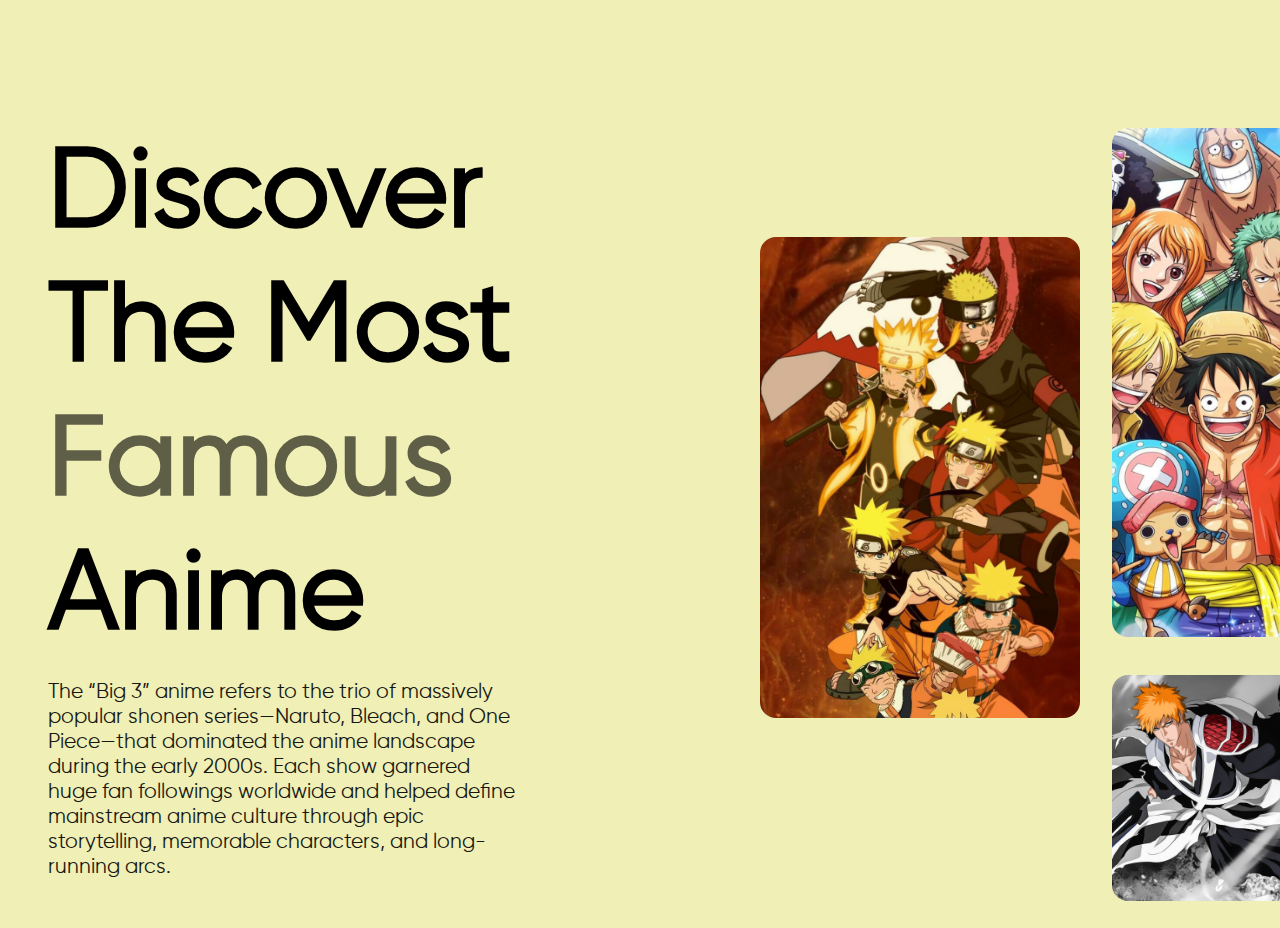
<file: Responsive Website Project - 3/index.html>
<!DOCTYPE html>
<html lang="en">
<head>
    <meta charset="UTF-8">
    <meta name="viewport" content="width=device-width, initial-scale=1.0">
    <title>CSS Grid Project</title>
    <link rel="stylesheet" href="style.css">
</head>
<body>
    <main>

        <section class="view-1">
            <div class="top">
                <h1>Discover The Most <span>Famous</span> Anime</h1>

                <p>The “Big 3” anime refers to the trio of massively popular shonen series—Naruto, Bleach, and One Piece—that dominated the anime landscape during the early 2000s. Each show garnered huge fan followings worldwide and helped define mainstream anime culture through epic storytelling, memorable characters, and long-running arcs.</p>
            </div>

            <div class="bottom">
                
                <div class="images">
                  <div class="img-a">
                    <img src="asset/Naruto.jpg" alt="">
                </div>
                  <div class="img-b">
                    <img src="asset/One Piece.jpg" alt="">
                </div>
                  <div class="img-c">
                    <img src="asset/Bleach.jpg" alt="">
                </div>
                </div> 
            </div>
        </section>

    </main>
</body>
</html>
</file>
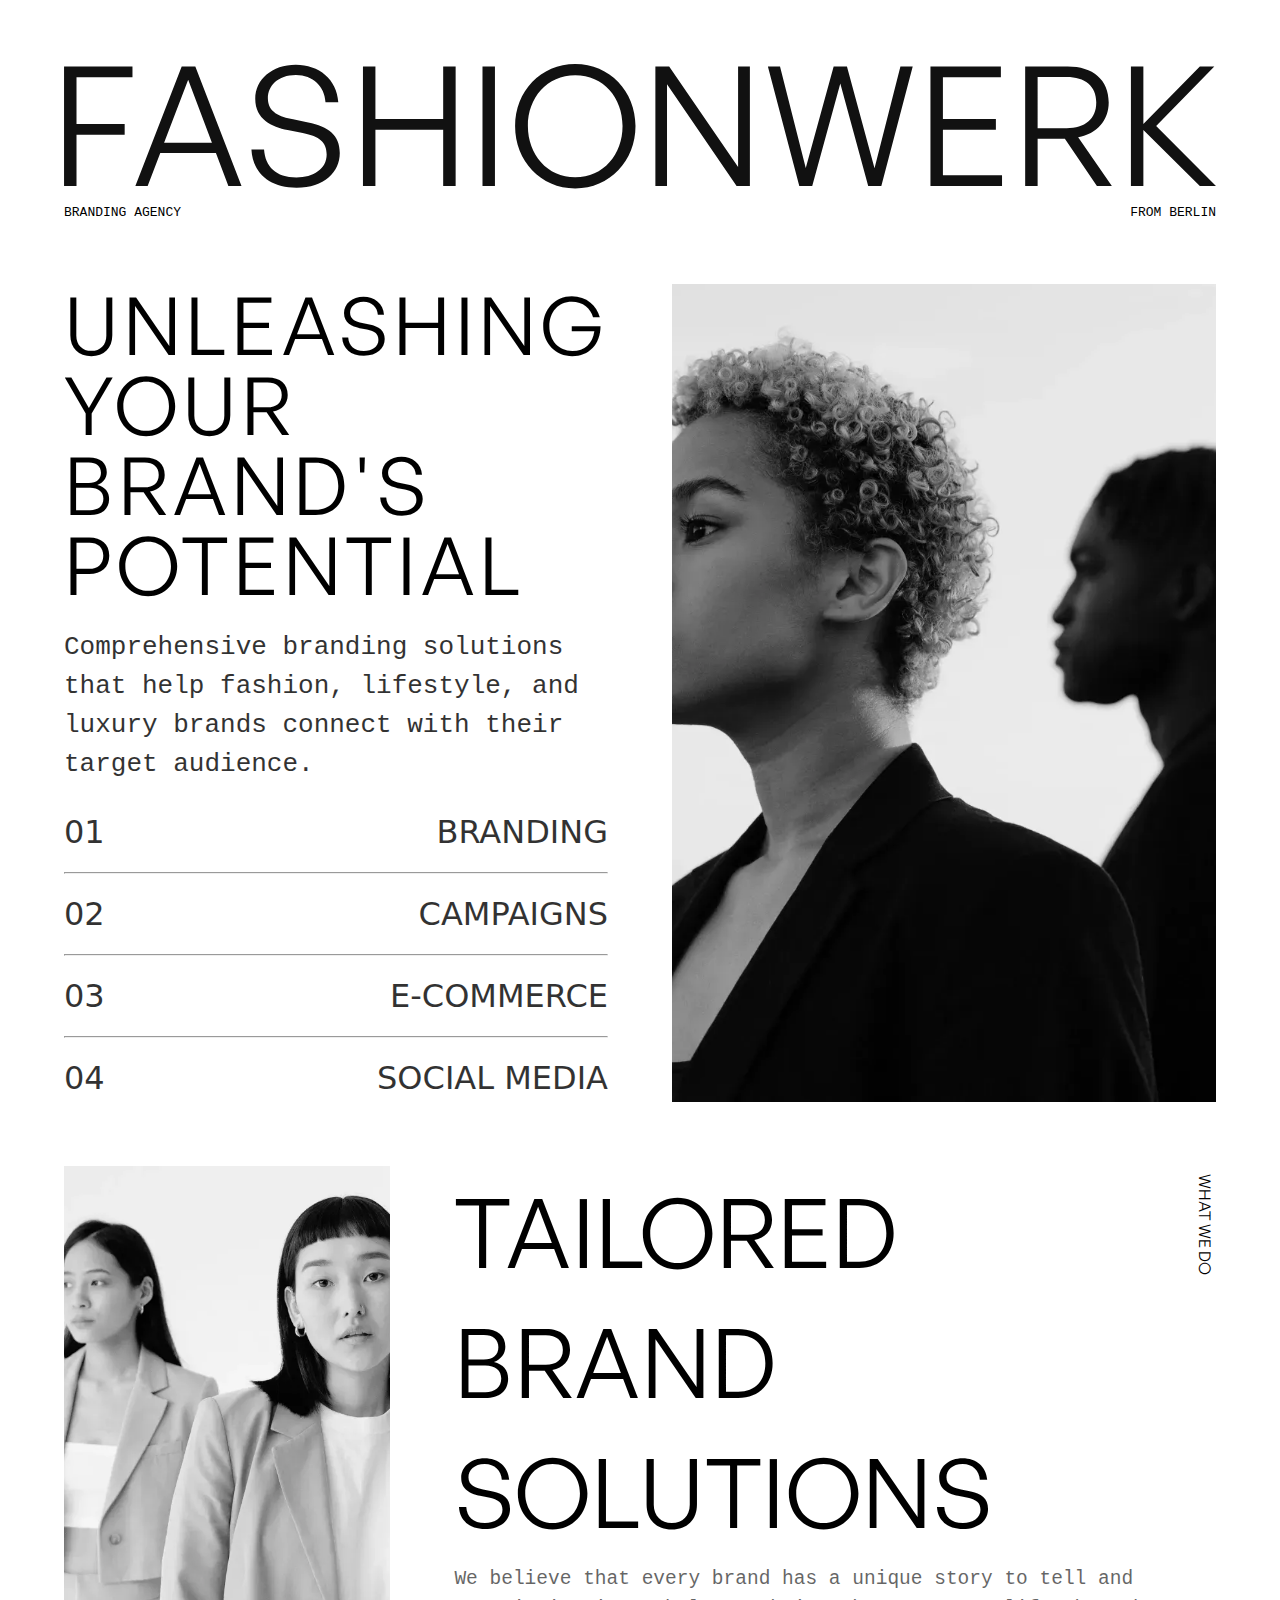
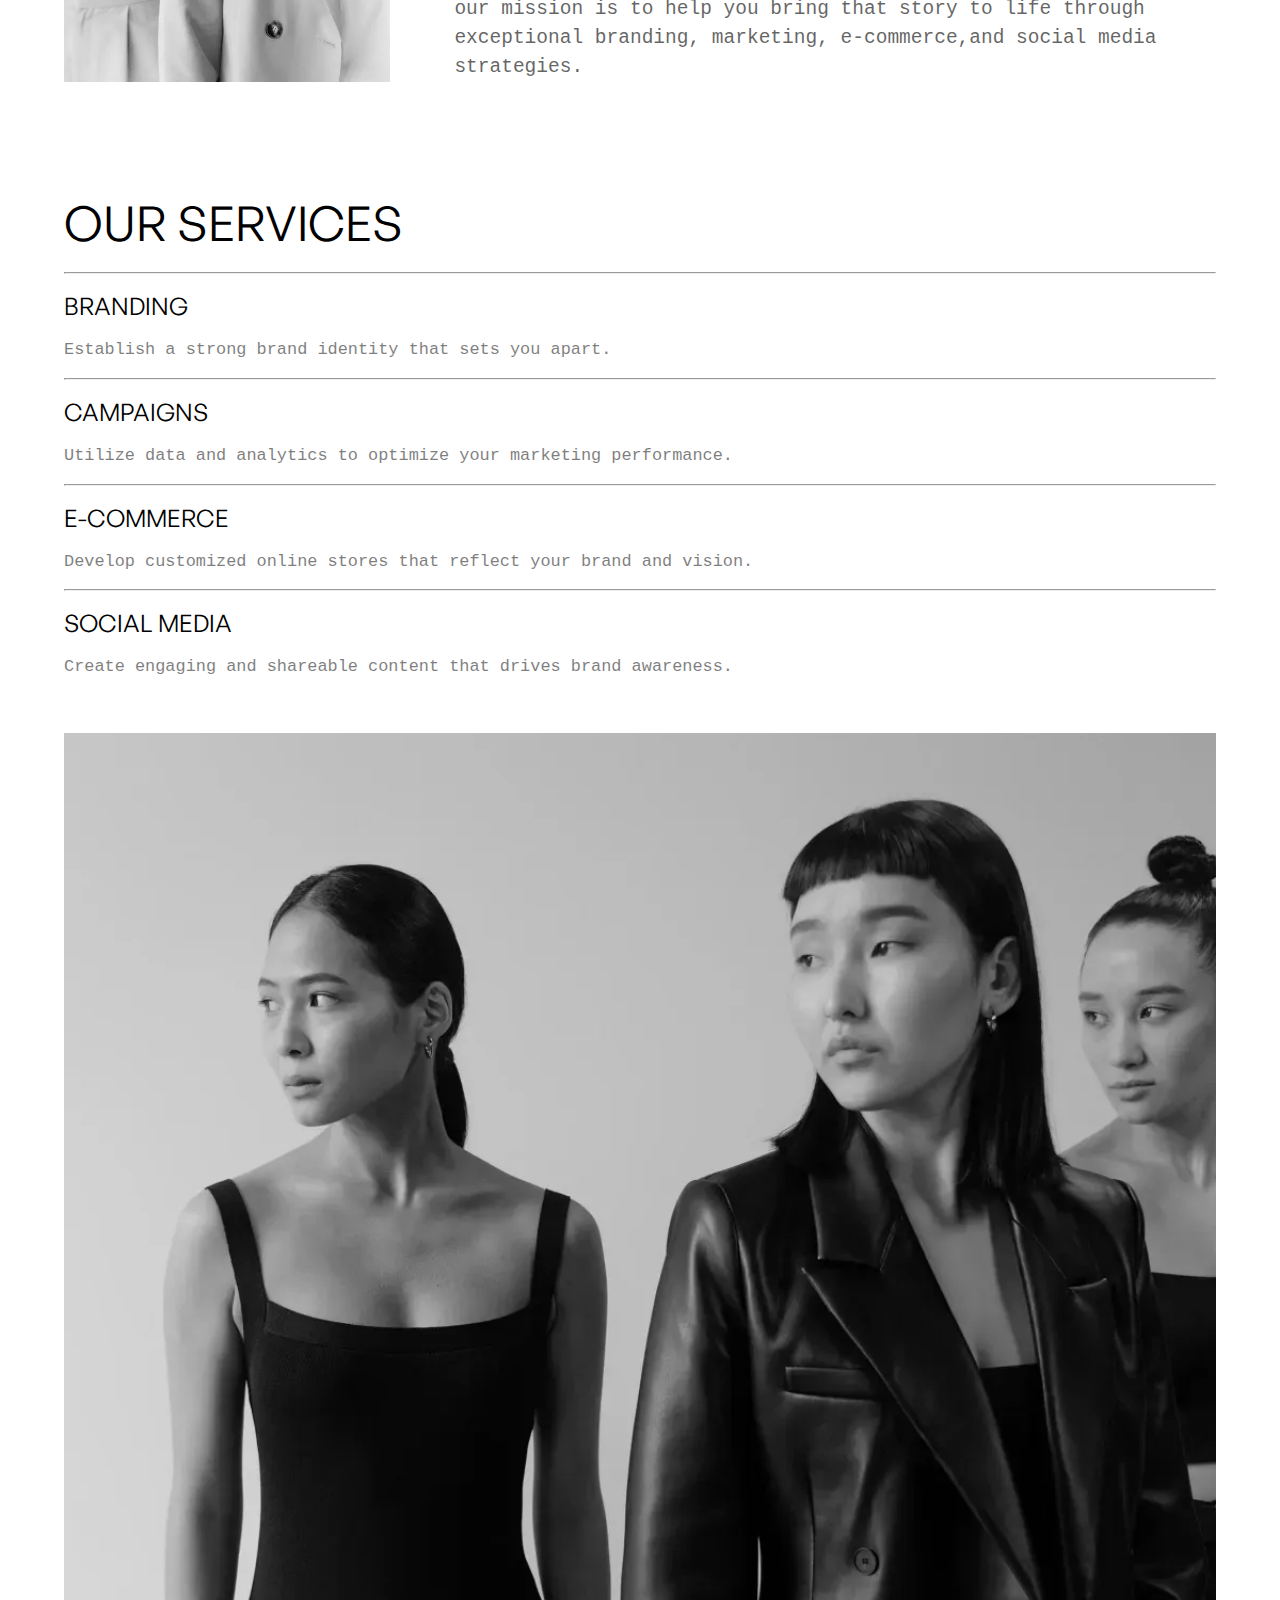
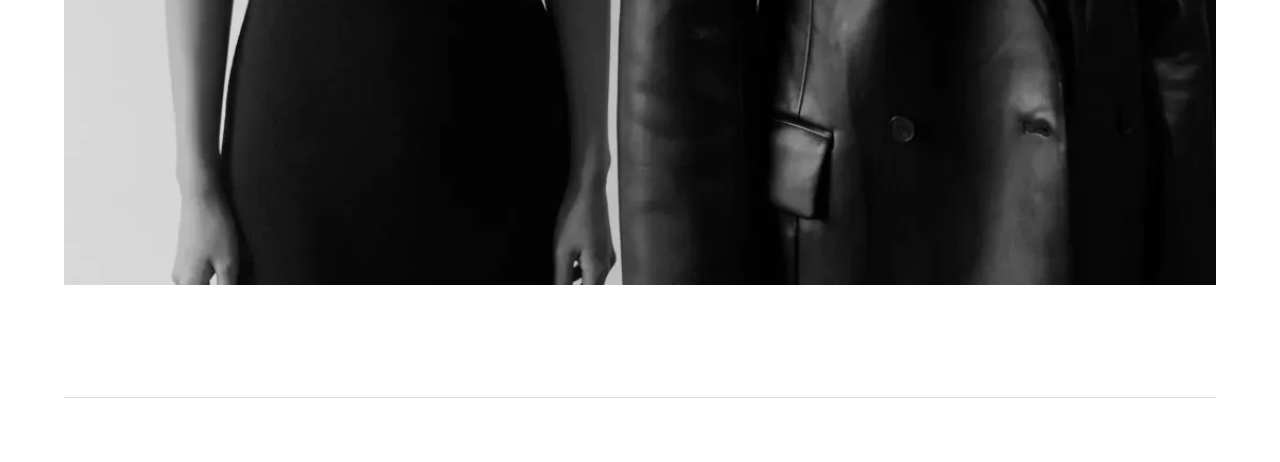
<file: Responsive Website Project - 4/index.html>
<!DOCTYPE html>
<html lang="en">
<head>
    <meta charset="UTF-8">
    <meta name="viewport" content="width=device-width, initial-scale=1.0">
    <link rel="stylesheet" href="style.css">
    <title>Document</title>
</head>
<body>
    <main>

        <section class="hero-text">
            <img src="asset/Hero - Text.svg" alt="">
            <div class="text">
                <p>Branding Agency</p>
                <p>From Berlin</p>
            </div>
        </section>

        <section class="image-text">
            <div class="top">
                <img src="asset/Main - Image.webp" alt="">
            </div>

            <div class="bottom">
                <h1>Unleashing Your Brand's Potential</h1>
                <p>Comprehensive branding solutions that help fashion, lifestyle, and luxury brands connect with their target audience.</p>

                <div class="services">

                    <div class="service">
                        <p>01</p>
                        <p>BRANDING</p>
                    </div>
                    <hr>
                    <div class="service">
                        <p>02</p>
                        <p>CAMPAIGNS</p>
                    </div>
                    <hr>
                    <div class="service">
                        <p>03</p>
                        <p>E-COMMERCE</p>
                    </div>
                    <hr>
                    <div class="service">
                        <p>04</p>
                        <p>SOCIAL MEDIA</p>
                    </div>
                </div>
            </div>
        </section>

        <section class="vertical-text">
            <div class="top">
                <img src="asset/Model - 1.webp" alt="">
            </div>

            <div class="bottom">
                <p>WHAT WE DO</p>
                <div class="text">
                    <h1>TAILORED BRAND SOLUTIONS</h1>
                    <p>We believe that every brand has a unique story to tell and our mission is to help you bring that story to life through exceptional branding, marketing, e-commerce,and social media strategies.</p>
                </div>
            </div>
        </section>

        <section class="our-services">

            <div class="heading">
                <h1>Our Services</h1>
            </div>
            <hr>

            <div class="our">
                <h3>Branding</h3>
                <p>Establish a strong brand identity that sets you apart.</p>
            </div>
            <hr>
            <div class="our">
                <h3>Campaigns</h3>
                <p>Utilize data and analytics to optimize your marketing performance.</p>
            </div>
            <hr>
            <div class="our">
                <h3>E-Commerce</h3>
                <p>Develop customized online stores that reflect your brand and vision.</p>
            </div>
            <hr>
            <div class="our">
                <h3>Social Media</h3>
                <p>Create engaging and shareable content that drives brand awareness.</p>
            </div>
            <br>
            <div class="image">
                <img src="asset/Model - 2.webp" alt="">
            </div>
        </section>
        <div class="line"></div>
    </main>
</body>
</html>
</file>
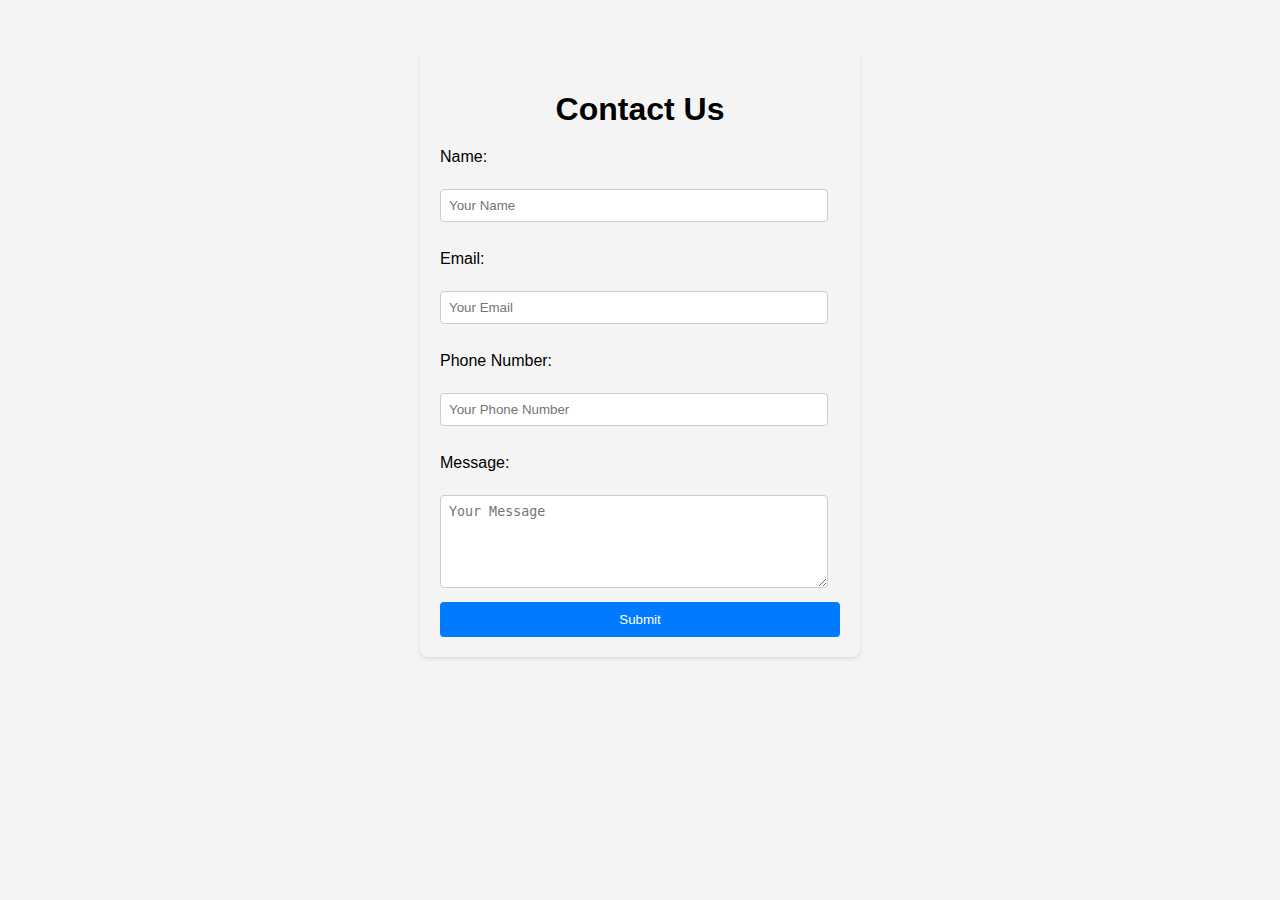
<file: Assignment - 2/Assignment2.html>
<!DOCTYPE html>
<html lang="en">
<head>
    <meta charset="UTF-8">
    <meta name="viewport" content="width=device-width, initial-scale=1.0">
    <title>Document</title>
    <link rel="stylesheet" href="style2.css">
</head>
<body> 
  <div class="parent-container">
    <div class="container">
    <form action="#" method="post">
        <h1>Contact Us</h1>
        <div>
          <label for="name">Name:</label><br>
          <input type="text" id="name" name="name" required placeholder="Your Name"><br><br>
        </div>
        <div>
          <label for="email">Email:</label><br>
          <input type="email" id="email" name="email" required placeholder="Your Email"><br><br>
        </div>
        <div>
          <label for="phone">Phone Number:</label><br>
          <input type="tel" id="phone" name="phone" placeholder="Your Phone Number"><br><br>
        </div>
        <div>
          <label for="message">Message:</label><br>
          <textarea id="message" name="message" rows="5" required placeholder="Your Message"></textarea>
        </div>
        <div>
          <button type="submit">Submit</button>
        </div>
      </form>
    </div>
  </div>
</body>
</html>
</file>
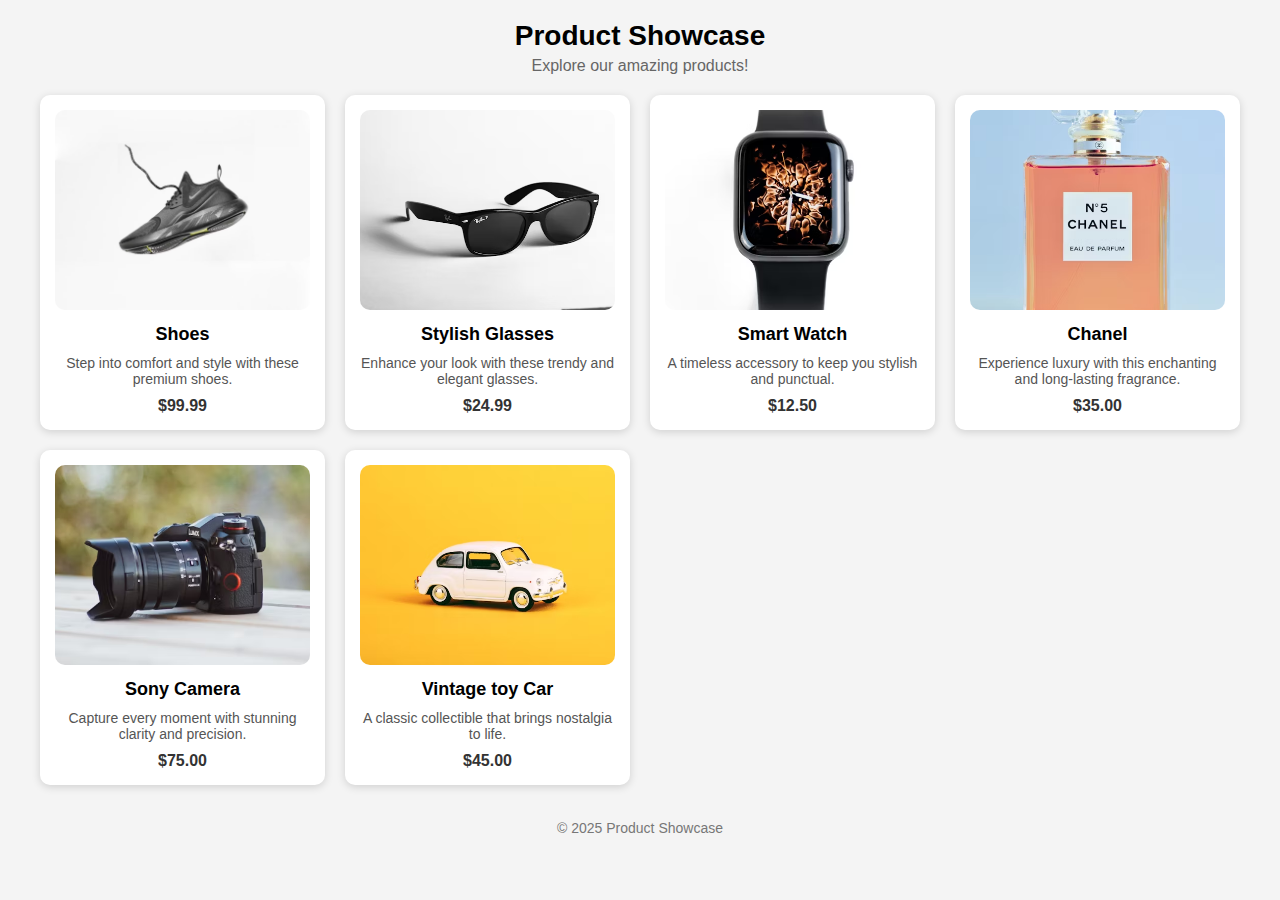
<file: Assignment - 4/Assignment4.html>
<!DOCTYPE html>
<html lang="en">
<head>
    <meta charset="UTF-8">
    <meta name="viewport" content="width=device-width, initial-scale=1.0">
    <title>Product Showcase</title>
    <link rel="stylesheet" href="style4.css">
</head>
<body>
    <h1>Product Showcase</h1>
    <p class="sub-heading">Explore our amazing products!</p>
    
    <div class="gallery">
        <div class="card">
            <img src="1.avif" alt="Awesome Gadget X">
            <h3>Shoes</h3>
            <p>Step into comfort and style with these premium shoes.</p>
            <span class="price">$99.99</span>
        </div>

        <div class="card">
            <img src="2.avif" alt="Stylish T-Shirt">
            <h3>Stylish Glasses</h3>
            <p>Enhance your look with these trendy and elegant glasses.</p>
            <span class="price">$24.99</span>
        </div>

        <div class="card">
            <img src="3.avif" alt="Cozy Coffee Mug">
            <h3>Smart Watch</h3>
            <p>A timeless accessory to keep you stylish and punctual.</p>
            <span class="price">$12.50</span>
        </div>

        <div class="card">
            <img src="4.avif" alt="Ergonomic Mouse">
            <h3>Chanel</h3>
            <p>Experience luxury with this enchanting and long-lasting fragrance.</p>
            <span class="price">$35.00</span>
        </div>

        <div class="card">
            <img src="5.avif" alt="Wireless Headphones">
            <h3>Sony Camera</h3>
            <p>Capture every moment with stunning clarity and precision.</p>
            <span class="price">$75.00</span>
        </div>

        <div class="card">
            <img src="6.avif" alt="Leather Wallet">
            <h3>Vintage toy Car</h3>
            <p>A classic collectible that brings nostalgia to life.</p>
            <span class="price">$45.00</span>
        </div>
    </div>
    <footer>© 2025 Product Showcase</footer>
</body>
</html>
</file>
<file: Responsive Website Project - 3/style.css>
* {
  margin: 0;
  padding: 0;
  box-sizing: border-box;
}

@font-face {
  font-family: "Gilroy-Regular";
  src: url(fonts/Gilroy/Gilroy-Regular.ttf);
}
html,
body {
  height: 100%;
  width: 100%;
}

html {
  font-family: "Gilroy-Regular";
  background-color: rgb(239, 239, 182);
}

main {
  padding: 1rem;
}

.view-1 {
  padding-top: 5rem;
  display: flex;
  flex-direction: column;
  gap: 1rem;
  width: 100%;
}
.view-1 .top {
  display: flex;
  flex-direction: column;
  gap: 1rem;
}
.view-1 .top h1 {
  font-size: 3rem;
}
.view-1 .top h1 span {
  opacity: 0.6;
}
.view-1 .bottom {
  width: 100%;
  aspect-ratio: 1/1;
  max-height: 20rem;
}
.view-1 .bottom .images {
  height: 100%;
  width: 100%;
  display: grid;
  grid-template-areas: "a a b b" "a a b b" "a a b b" "a a b b" "a a b b" "a a c c" "a a c c" "a a c c";
  gap: 2rem;
}
.view-1 .bottom .images img {
  height: 100%;
  width: 100%;
  -o-object-fit: cover;
     object-fit: cover;
  border-radius: 1rem;
}
.view-1 .bottom .images .img-a {
  grid-area: a;
}
.view-1 .bottom .images .img-b {
  grid-area: b;
  aspect-ratio: 3/4;
}
.view-1 .bottom .images .img-c {
  grid-area: c;
  aspect-ratio: 16/9;
}

@media (min-width: 1020px) {
  main {
    padding: 3rem;
  }
  .view-1 {
    flex-direction: row;
    gap: 15rem;
  }
  .view-1 .top {
    width: 50%;
  }
  .view-1 .top h1 {
    font-size: 7rem;
  }
  .view-1 .top p {
    font-size: 1.3rem;
    opacity: 0.9;
  }
  .view-1 .bottom {
    width: 50%;
    aspect-ratio: 1/1;
  }
  .view-1 .bottom .images {
    max-width: 40rem;
    grid-template-areas: ". . b b" "a a b b" "a a b b" "a a b b" "a a b b" "a a c c" ". . c c" ". . c c";
  }
  .view-1 .bottom .images .img-a {
    width: 100%;
    aspect-ratio: 4/6;
  }
  .view-1 .bottom .images .img-b {
    max-width: 15rem;
    aspect-ratio: 4/9;
  }
  .view-1 .bottom .images .img-c {
    max-width: 15rem;
    aspect-ratio: 1/1;
  }
}/*# sourceMappingURL=style.css.map */
</file>
<file: Responsive Website Project - 4/style.css>
@font-face {
  font-family: "General Sans";
  src: url(font/Sans/GeneralSans-Regular.otf);
}
* {
  margin: 0;
  padding: 0;
  box-sizing: border-box;
}

html, body {
  width: 100%;
  height: 100%;
}

html {
  font-family: "General Sans";
}

main {
  width: 100%;
  padding: 1.5rem;
  padding-top: 4rem;
  display: flex;
  flex-direction: column;
  gap: 1rem;
}
main .hero-text {
  width: 100%;
  display: flex;
  flex-direction: column;
  gap: 1em;
}
main .hero-text img {
  width: 100%;
  -o-object-fit: cover;
     object-fit: cover;
}
main .hero-text .text {
  display: flex;
  justify-content: space-between;
  font-family: monospace;
}
main .hero-text p {
  text-transform: uppercase;
}
main .image-text {
  width: 100%;
  display: flex;
  flex-direction: column;
  gap: 1.5rem;
}
main .image-text .top {
  width: 100%;
  aspect-ratio: 1/1;
}
main .image-text .top img {
  width: 100%;
  height: 100%;
  -o-object-fit: cover;
     object-fit: cover;
}
main .image-text .bottom {
  width: 100%;
  display: flex;
  flex-direction: column;
  gap: 1.5em;
}
main .image-text .bottom h1 {
  font-size: 2.7em;
  font-weight: 200;
  text-transform: uppercase;
  line-height: 1;
}
main .image-text .bottom p {
  font-size: 1.5em;
  font-weight: 200;
  font-family: monospace;
  line-height: 1.5;
  opacity: 0.8;
}
main .image-text .bottom .services {
  display: flex;
  flex-direction: column;
  gap: 1em;
  width: 100%;
}
main .image-text .bottom .services .service {
  width: 100%;
  display: flex;
  justify-content: space-between;
}
main .image-text .bottom .services .service p {
  font-family: system-ui, -apple-system, BlinkMacSystemFont, "Segoe UI", Roboto, Oxygen, Ubuntu, Cantarell, "Open Sans", "Helvetica Neue", sans-serif;
  font-size: 1.7em;
  font-weight: 400;
}
main .vertical-text {
  width: 100%;
  display: flex;
  flex-direction: column;
  gap: 1em;
}
main .vertical-text .top {
  width: 100%;
  aspect-ratio: 1/1;
}
main .vertical-text .top img {
  height: 100%;
  width: 100%;
  -o-object-fit: cover;
     object-fit: cover;
}
main .vertical-text .bottom {
  display: flex;
  gap: 2em;
}
main .vertical-text .bottom p {
  writing-mode: vertical-rl;
  padding-top: 0.5em;
}
main .vertical-text .bottom .text h1 {
  font-size: 3em;
  font-weight: 200;
}
main .vertical-text .bottom .text p {
  writing-mode: initial;
  line-height: 1.5;
  font-family: monospace;
  font-size: 1.5em;
  opacity: 0.6;
}
main .our-services {
  width: 100%;
  display: flex;
  flex-direction: column;
  gap: 1rem;
}
main .our-services .heading {
  width: 100%;
  display: flex;
  flex-direction: column;
  margin-top: 2.8rem;
}
main .our-services .heading h1 {
  font-size: 3em;
  font-weight: 200;
  text-transform: uppercase;
}
main .our-services .our {
  width: 100%;
  display: flex;
  flex-direction: column;
  gap: 1rem;
}
main .our-services .our h3 {
  font-weight: 300;
  font-size: 1.5rem;
  text-transform: uppercase;
}
main .our-services .our p {
  font-size: 1.3em;
  font-weight: 200;
  opacity: 0.5;
  line-height: 1.4;
  font-family: monospace;
}
main .our-services .image {
  display: flex;
  flex-direction: column;
}
main .line {
  width: 100%;
  height: 1px;
  margin-top: 3rem;
  background-color: rgba(17, 17, 17, 0.15);
}

@media (min-width: 900px) {
  main {
    padding: 4rem;
    gap: 4rem;
  }
  main .image-text {
    flex-direction: row-reverse;
    gap: 4em;
  }
  main .image-text .bottom h1 {
    font-size: 5em;
    letter-spacing: 0.05em;
  }
  main .image-text .bottom p {
    font-size: 2em;
  }
  main .image-text .bottom .services {
    margin-top: auto;
  }
  main .image-text .bottom .services .service p {
    font-size: 2em;
  }
  main .vertical-text {
    flex-direction: row;
    gap: 4em;
  }
  main .vertical-text .top {
    width: 30%;
  }
  main .vertical-text .bottom {
    width: 70%;
    flex-direction: row-reverse;
    justify-content: space-between;
  }
  main .vertical-text .bottom .text {
    display: flex;
    flex-direction: column;
  }
  main .vertical-text .bottom .text h1 {
    font-size: 6em;
  }
  main .vertical-text .bottom .text p {
    margin-top: auto;
  }
}/*# sourceMappingURL=style.css.map */
</file>
<file: Assignment - 2/style2.css>
body {
    font-family: sans-serif; 
    display: flex;
    justify-content: center; 
    align-items: center;
    margin: 0; 
    background-color: #f4f4f4; 
  }
  
  .parent-container{
      display: flex;
      justify-content: center;
      align-items: center;
      width: 100%; 
      height: 100%;
     
  
  }
  
  .container{
    padding: 20px;
    border-radius: 8px;
    box-shadow: 0 2px 4px rgba(0, 0, 0, 0.1); 
    width: 400px; 
    margin-top: 50px;
    animation: hover 2s ease-in-out 1s infinite,1,2 fill-mode;
    
  }
  
  h1{
    text-align: center; 
    margin-bottom: 20px;
  }
  
  label {
    display: block; 
    margin-bottom: 5px;
  }
  
  input[type="text"],
  input[type="email"],
  input[type="tel"],
  textarea {
    width: calc(100% - 12px); 
    padding: 8px;
    border: 1px solid #ccc;
    border-radius: 4px;
    box-sizing: border-box; 
    margin-bottom: 10px;
  }
  
  button {
    background-color: #007bff; 
    color: white;
    padding: 10px 15px;
    border: none;
    border-radius: 4px;
    width: 100%; 
  }
  
  button:hover {
    background-color: #4a91dc; 
  }

  input:focus{
    color: crimson;
  }

  @keyframes hover{
    from{background-color: lightblue;}
    to{background-color: pink;}
  }
</file>
<file: Assignment - 4/style4.css>
* {
    box-sizing: border-box;
    margin: 0;
    padding: 0;
    font-family: Arial, sans-serif;
}

body {
    background-color: #f4f4f4;
    text-align: center;
    padding: 20px;
}

h1 {
    font-size: 28px;
    font-weight: bold;
    margin-bottom: 5px;
}

.sub-heading {
    font-size: 16px;
    color: #666;
    margin-bottom: 20px;
}

.gallery {
    display: grid;
    grid-template-columns: repeat(auto-fit, minmax(250px, 1fr));
    gap: 20px;
    justify-content: center;
    max-width: 1200px;
    margin: auto;
}

.card {
    background: white;
    border-radius: 10px;
    padding: 15px;
    box-shadow: 0px 2px 8px rgba(0, 0, 0, 0.15);
    text-align: center;
    transition: transform 0.3s ease;
}

.card:hover {
    transform: translateY(-10px);
}

.card img {
    width: 100%;
    border-radius: 10px;
    height: 200px;
    object-fit: cover;
}

.card h3 {
    margin-top: 10px;
    font-size: 18px;
    font-weight: bold;
}

.card p {
    font-size: 14px;
    color: #555;
    margin: 10px 0;
}

.price {
    font-size: 16px;
    font-weight: bold;
    color: #333;
}

footer {
    text-align: center;
    color: #777;
    padding: 15px;
    margin-top: 20px;
    font-size: 14px;
}
</file>
